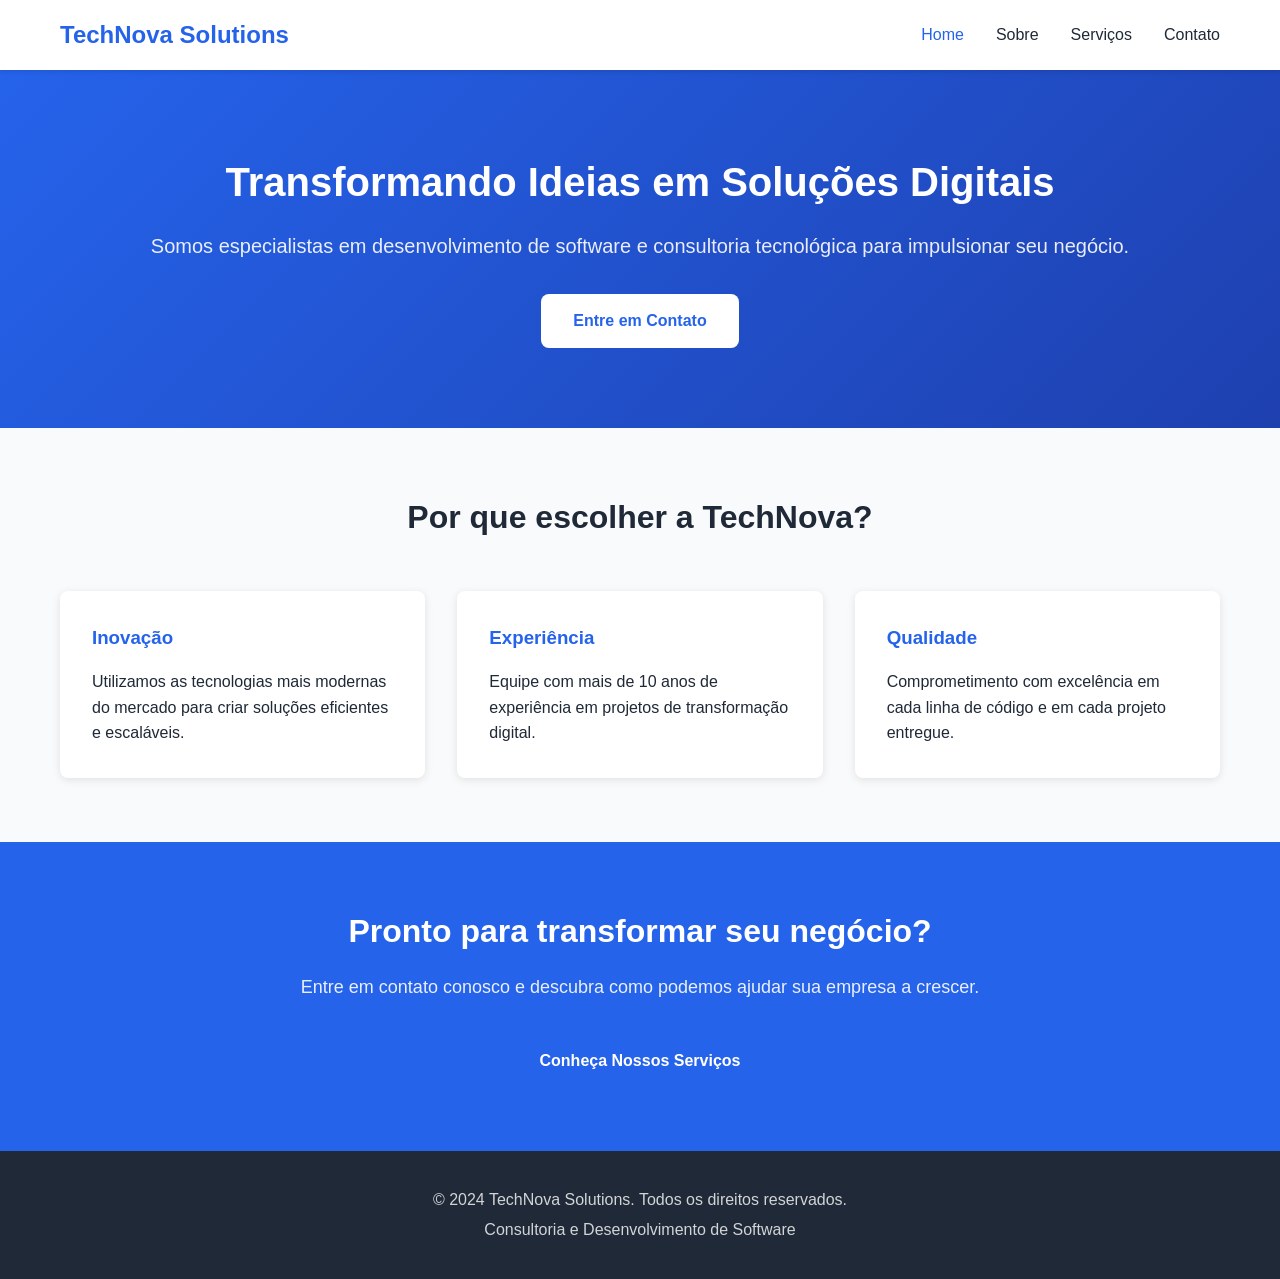
<file: website/index.html>
<!DOCTYPE html>
<html lang="pt-BR">
<head>
    <meta charset="UTF-8">
    <meta name="viewport" content="width=device-width, initial-scale=1.0">
    <meta name="description" content="TechNova Solutions - Consultoria e Desenvolvimento de Software">
    <title>TechNova Solutions - Home</title>
    <link rel="stylesheet" href="css/style.css">
</head>
<body>
    <header>
        <nav class="navbar">
            <div class="container">
                <div class="logo">
                    <h1>TechNova Solutions</h1>
                </div>
                <ul class="nav-menu">
                    <li><a href="index.html" class="active">Home</a></li>
                    <li><a href="sobre.html">Sobre</a></li>
                    <li><a href="servicos.html">Serviços</a></li>
                    <li><a href="contato.html">Contato</a></li>
                </ul>
            </div>
        </nav>
    </header>

    <main>
        <section class="hero">
            <div class="container">
                <h2>Transformando Ideias em Soluções Digitais</h2>
                <p>Somos especialistas em desenvolvimento de software e consultoria tecnológica para impulsionar seu negócio.</p>
                <a href="contato.html" class="btn-primary">Entre em Contato</a>
            </div>
        </section>

        <section class="features">
            <div class="container">
                <h2>Por que escolher a TechNova?</h2>
                <div class="features-grid">
                    <article class="feature-card">
                        <h3>Inovação</h3>
                        <p>Utilizamos as tecnologias mais modernas do mercado para criar soluções eficientes e escaláveis.</p>
                    </article>
                    <article class="feature-card">
                        <h3>Experiência</h3>
                        <p>Equipe com mais de 10 anos de experiência em projetos de transformação digital.</p>
                    </article>
                    <article class="feature-card">
                        <h3>Qualidade</h3>
                        <p>Comprometimento com excelência em cada linha de código e em cada projeto entregue.</p>
                    </article>
                </div>
            </div>
        </section>

        <section class="cta">
            <div class="container">
                <h2>Pronto para transformar seu negócio?</h2>
                <p>Entre em contato conosco e descubra como podemos ajudar sua empresa a crescer.</p>
                <a href="servicos.html" class="btn-secondary">Conheça Nossos Serviços</a>
            </div>
        </section>
    </main>

    <footer>
        <div class="container">
            <p>&copy; 2024 TechNova Solutions. Todos os direitos reservados.</p>
            <p>Consultoria e Desenvolvimento de Software</p>
        </div>
    </footer>
</body>
</html>
</file>
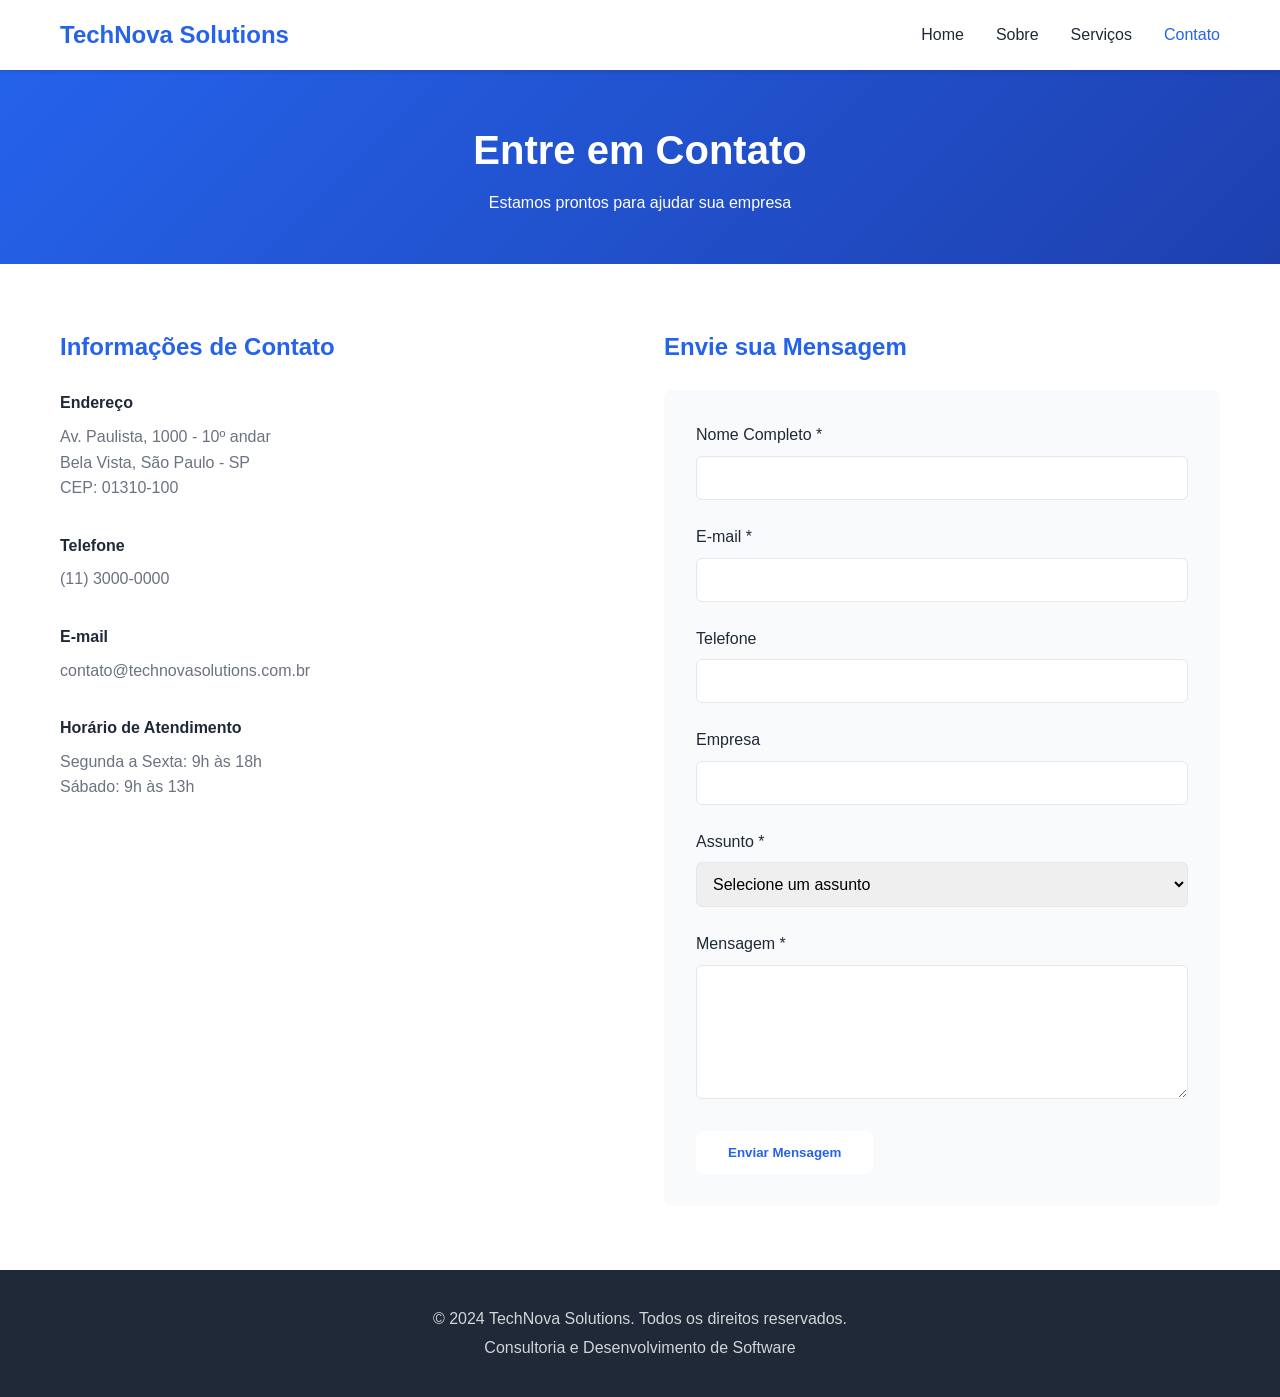
<file: website/contato.html>
<!DOCTYPE html>
<html lang="pt-BR">
<head>
    <meta charset="UTF-8">
    <meta name="viewport" content="width=device-width, initial-scale=1.0">
    <meta name="description" content="Entre em contato com a TechNova Solutions">
    <title>Contato - TechNova Solutions</title>
    <link rel="stylesheet" href="css/style.css">
</head>
<body>
    <header>
        <nav class="navbar">
            <div class="container">
                <div class="logo">
                    <h1>TechNova Solutions</h1>
                </div>
                <ul class="nav-menu">
                    <li><a href="index.html">Home</a></li>
                    <li><a href="sobre.html">Sobre</a></li>
                    <li><a href="servicos.html">Serviços</a></li>
                    <li><a href="contato.html" class="active">Contato</a></li>
                </ul>
            </div>
        </nav>
    </header>

    <main>
        <section class="page-header">
            <div class="container">
                <h2>Entre em Contato</h2>
                <p>Estamos prontos para ajudar sua empresa</p>
            </div>
        </section>

        <section class="contact-section">
            <div class="container">
                <div class="contact-grid">
                    <article class="contact-info">
                        <h3>Informações de Contato</h3>
                        <div class="info-item">
                            <h4>Endereço</h4>
                            <p>Av. Paulista, 1000 - 10º andar<br>
                            Bela Vista, São Paulo - SP<br>
                            CEP: 01310-100</p>
                        </div>
                        <div class="info-item">
                            <h4>Telefone</h4>
                            <p>(11) 3000-0000</p>
                        </div>
                        <div class="info-item">
                            <h4>E-mail</h4>
                            <p>contato@technovasolutions.com.br</p>
                        </div>
                        <div class="info-item">
                            <h4>Horário de Atendimento</h4>
                            <p>Segunda a Sexta: 9h às 18h<br>
                            Sábado: 9h às 13h</p>
                        </div>
                    </article>

                    <article class="contact-form-wrapper">
                        <h3>Envie sua Mensagem</h3>
                        <form class="contact-form" action="#" method="post">
                            <div class="form-group">
                                <label for="nome">Nome Completo *</label>
                                <input type="text" id="nome" name="nome" required>
                            </div>

                            <div class="form-group">
                                <label for="email">E-mail *</label>
                                <input type="email" id="email" name="email" required>
                            </div>

                            <div class="form-group">
                                <label for="telefone">Telefone</label>
                                <input type="tel" id="telefone" name="telefone">
                            </div>

                            <div class="form-group">
                                <label for="empresa">Empresa</label>
                                <input type="text" id="empresa" name="empresa">
                            </div>

                            <div class="form-group">
                                <label for="assunto">Assunto *</label>
                                <select id="assunto" name="assunto" required>
                                    <option value="">Selecione um assunto</option>
                                    <option value="orcamento">Solicitar Orçamento</option>
                                    <option value="consultoria">Consultoria</option>
                                    <option value="suporte">Suporte Técnico</option>
                                    <option value="parceria">Parceria</option>
                                    <option value="outros">Outros</option>
                                </select>
                            </div>

                            <div class="form-group">
                                <label for="mensagem">Mensagem *</label>
                                <textarea id="mensagem" name="mensagem" rows="6" required></textarea>
                            </div>

                            <button type="submit" class="btn-primary">Enviar Mensagem</button>
                        </form>
                    </article>
                </div>
            </div>
        </section>
    </main>

    <footer>
        <div class="container">
            <p>&copy; 2024 TechNova Solutions. Todos os direitos reservados.</p>
            <p>Consultoria e Desenvolvimento de Software</p>
        </div>
    </footer>
</body>
</html>
</file>
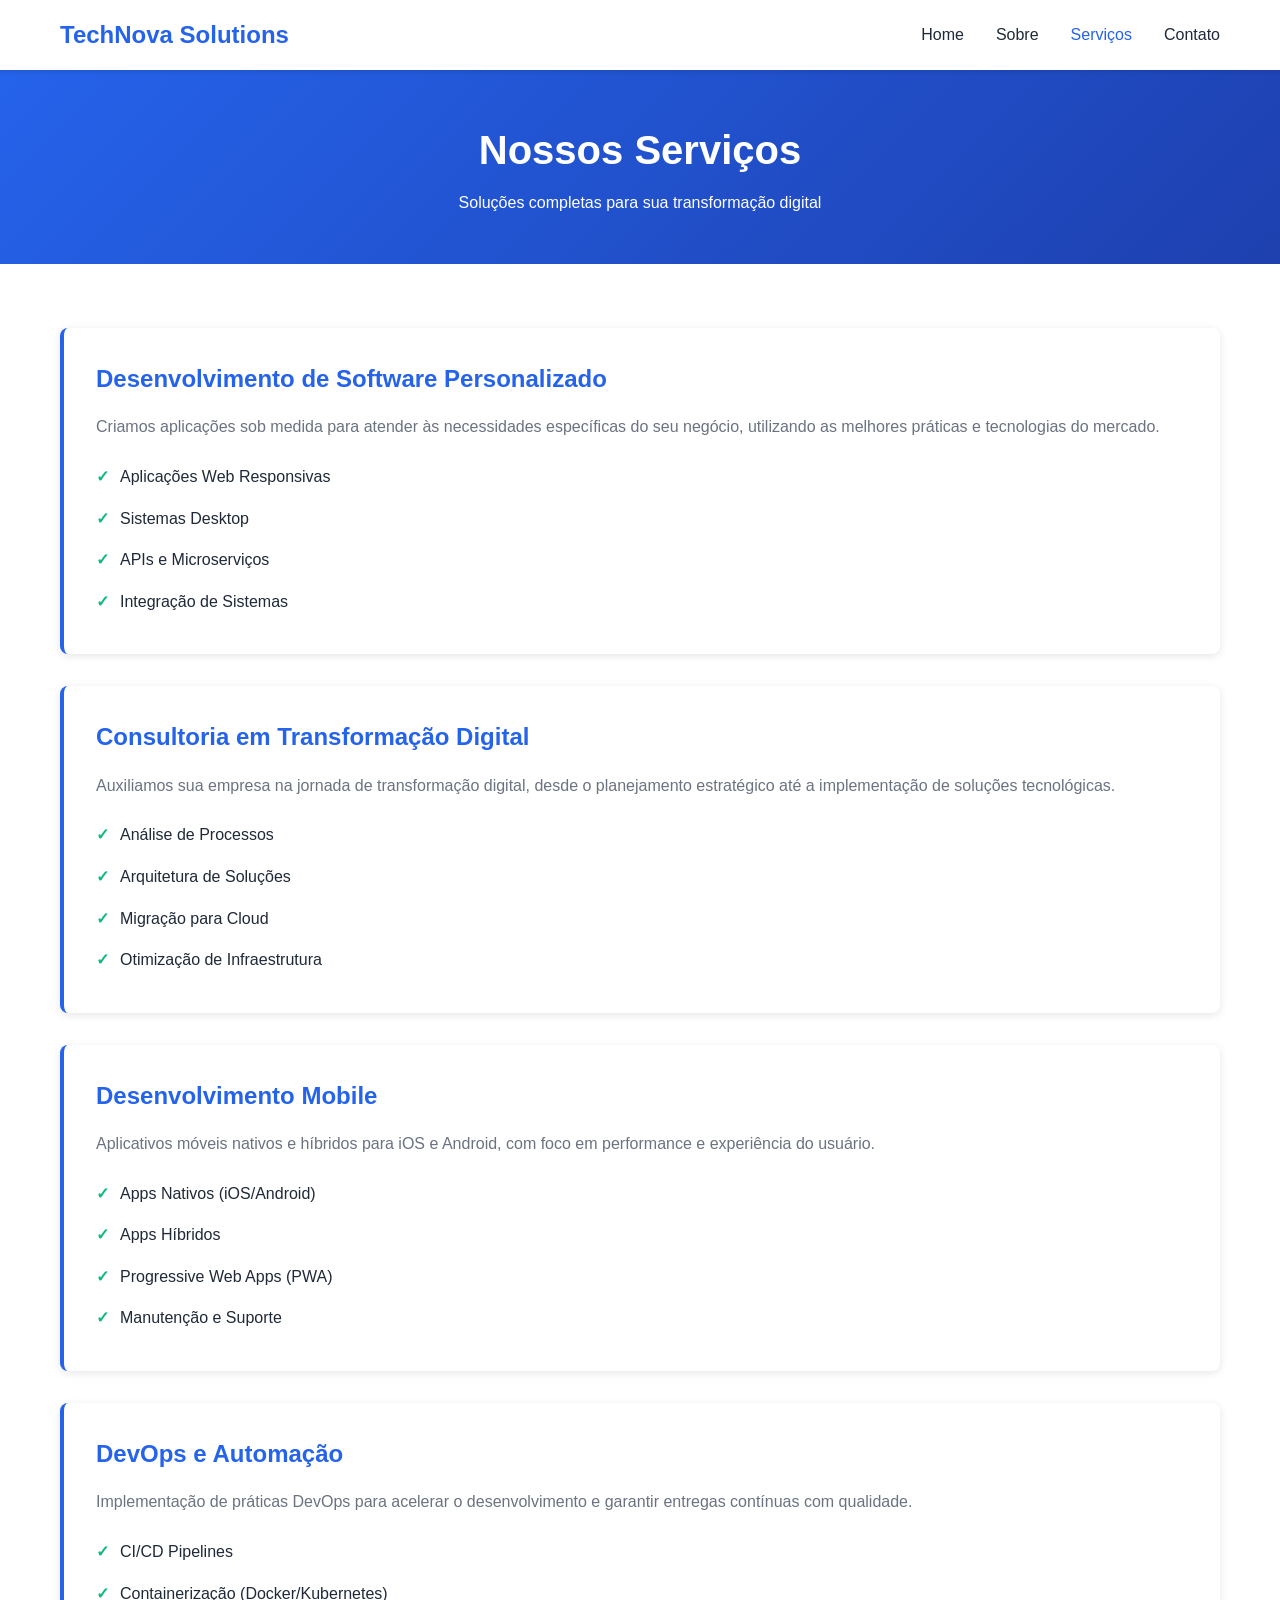
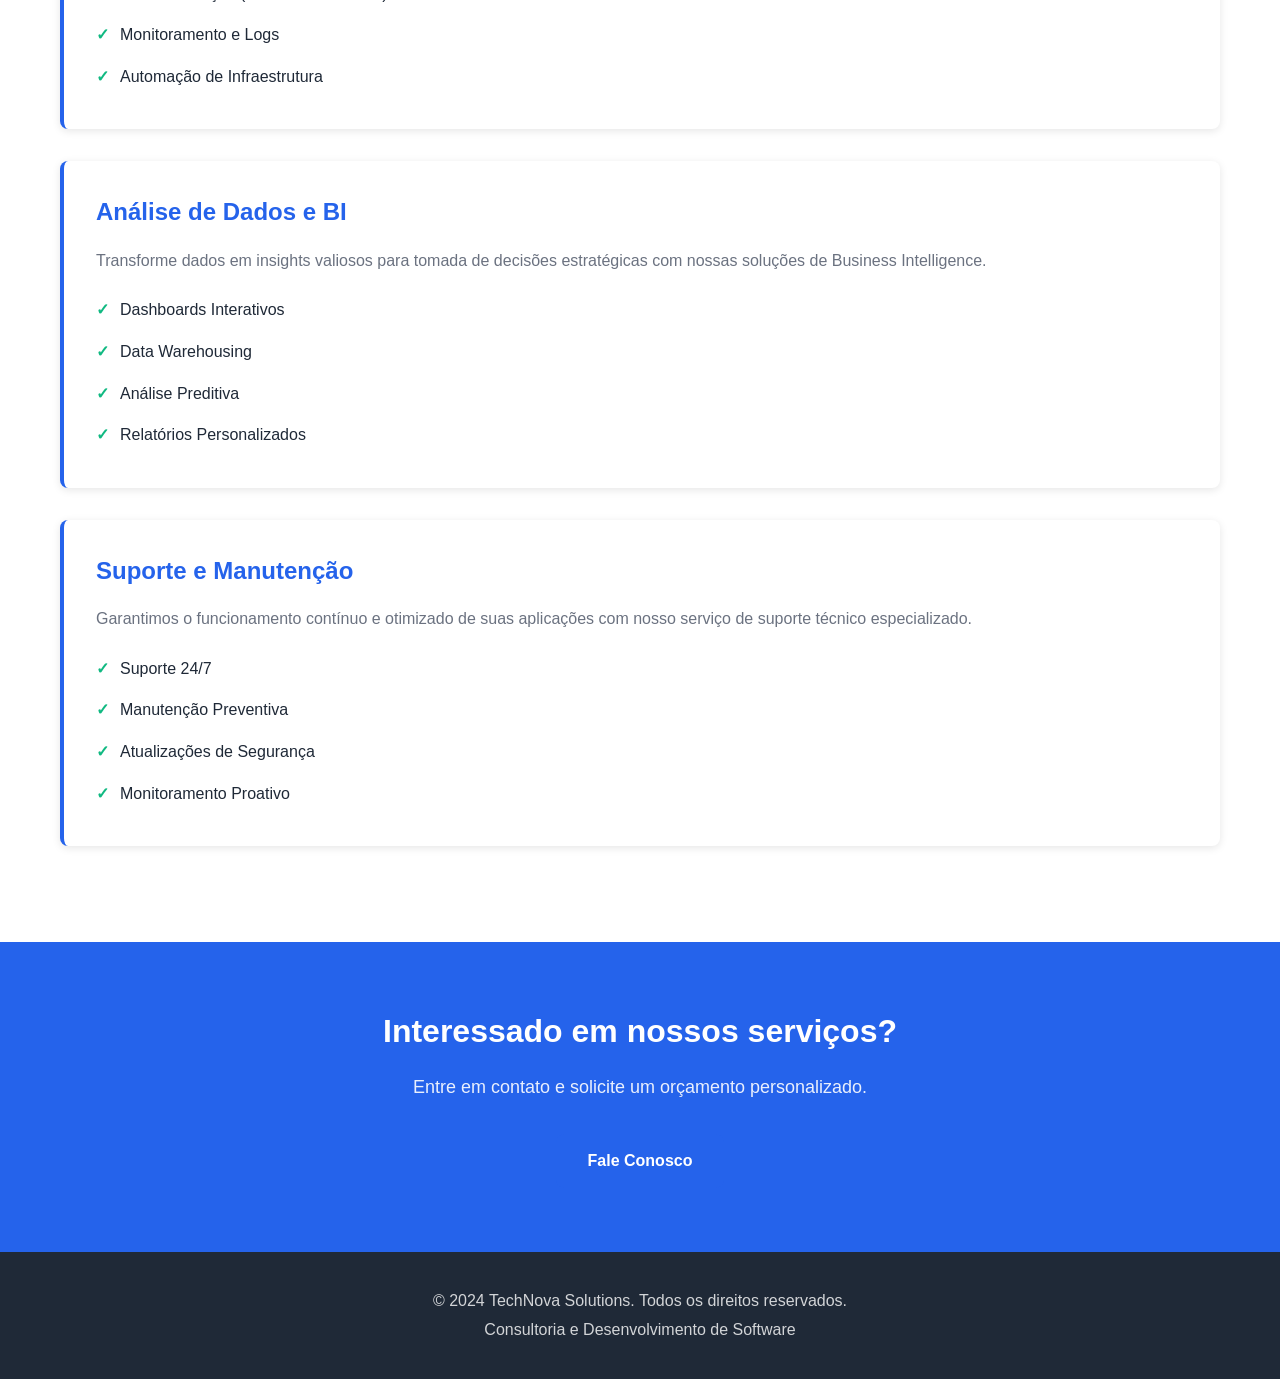
<file: website/servicos.html>
<!DOCTYPE html>
<html lang="pt-BR">
<head>
    <meta charset="UTF-8">
    <meta name="viewport" content="width=device-width, initial-scale=1.0">
    <meta name="description" content="Serviços oferecidos pela TechNova Solutions">
    <title>Serviços - TechNova Solutions</title>
    <link rel="stylesheet" href="css/style.css">
</head>
<body>
    <header>
        <nav class="navbar">
            <div class="container">
                <div class="logo">
                    <h1>TechNova Solutions</h1>
                </div>
                <ul class="nav-menu">
                    <li><a href="index.html">Home</a></li>
                    <li><a href="sobre.html">Sobre</a></li>
                    <li><a href="servicos.html" class="active">Serviços</a></li>
                    <li><a href="contato.html">Contato</a></li>
                </ul>
            </div>
        </nav>
    </header>

    <main>
        <section class="page-header">
            <div class="container">
                <h2>Nossos Serviços</h2>
                <p>Soluções completas para sua transformação digital</p>
            </div>
        </section>

        <section class="services-section">
            <div class="container">
                <article class="service-card">
                    <h3>Desenvolvimento de Software Personalizado</h3>
                    <p>Criamos aplicações sob medida para atender às necessidades específicas do seu negócio, utilizando as melhores práticas e tecnologias do mercado.</p>
                    <ul>
                        <li>Aplicações Web Responsivas</li>
                        <li>Sistemas Desktop</li>
                        <li>APIs e Microserviços</li>
                        <li>Integração de Sistemas</li>
                    </ul>
                </article>

                <article class="service-card">
                    <h3>Consultoria em Transformação Digital</h3>
                    <p>Auxiliamos sua empresa na jornada de transformação digital, desde o planejamento estratégico até a implementação de soluções tecnológicas.</p>
                    <ul>
                        <li>Análise de Processos</li>
                        <li>Arquitetura de Soluções</li>
                        <li>Migração para Cloud</li>
                        <li>Otimização de Infraestrutura</li>
                    </ul>
                </article>

                <article class="service-card">
                    <h3>Desenvolvimento Mobile</h3>
                    <p>Aplicativos móveis nativos e híbridos para iOS e Android, com foco em performance e experiência do usuário.</p>
                    <ul>
                        <li>Apps Nativos (iOS/Android)</li>
                        <li>Apps Híbridos</li>
                        <li>Progressive Web Apps (PWA)</li>
                        <li>Manutenção e Suporte</li>
                    </ul>
                </article>

                <article class="service-card">
                    <h3>DevOps e Automação</h3>
                    <p>Implementação de práticas DevOps para acelerar o desenvolvimento e garantir entregas contínuas com qualidade.</p>
                    <ul>
                        <li>CI/CD Pipelines</li>
                        <li>Containerização (Docker/Kubernetes)</li>
                        <li>Monitoramento e Logs</li>
                        <li>Automação de Infraestrutura</li>
                    </ul>
                </article>

                <article class="service-card">
                    <h3>Análise de Dados e BI</h3>
                    <p>Transforme dados em insights valiosos para tomada de decisões estratégicas com nossas soluções de Business Intelligence.</p>
                    <ul>
                        <li>Dashboards Interativos</li>
                        <li>Data Warehousing</li>
                        <li>Análise Preditiva</li>
                        <li>Relatórios Personalizados</li>
                    </ul>
                </article>

                <article class="service-card">
                    <h3>Suporte e Manutenção</h3>
                    <p>Garantimos o funcionamento contínuo e otimizado de suas aplicações com nosso serviço de suporte técnico especializado.</p>
                    <ul>
                        <li>Suporte 24/7</li>
                        <li>Manutenção Preventiva</li>
                        <li>Atualizações de Segurança</li>
                        <li>Monitoramento Proativo</li>
                    </ul>
                </article>
            </div>
        </section>

        <section class="cta">
            <div class="container">
                <h2>Interessado em nossos serviços?</h2>
                <p>Entre em contato e solicite um orçamento personalizado.</p>
                <a href="contato.html" class="btn-secondary">Fale Conosco</a>
            </div>
        </section>
    </main>

    <footer>
        <div class="container">
            <p>&copy; 2024 TechNova Solutions. Todos os direitos reservados.</p>
            <p>Consultoria e Desenvolvimento de Software</p>
        </div>
    </footer>
</body>
</html>
</file>
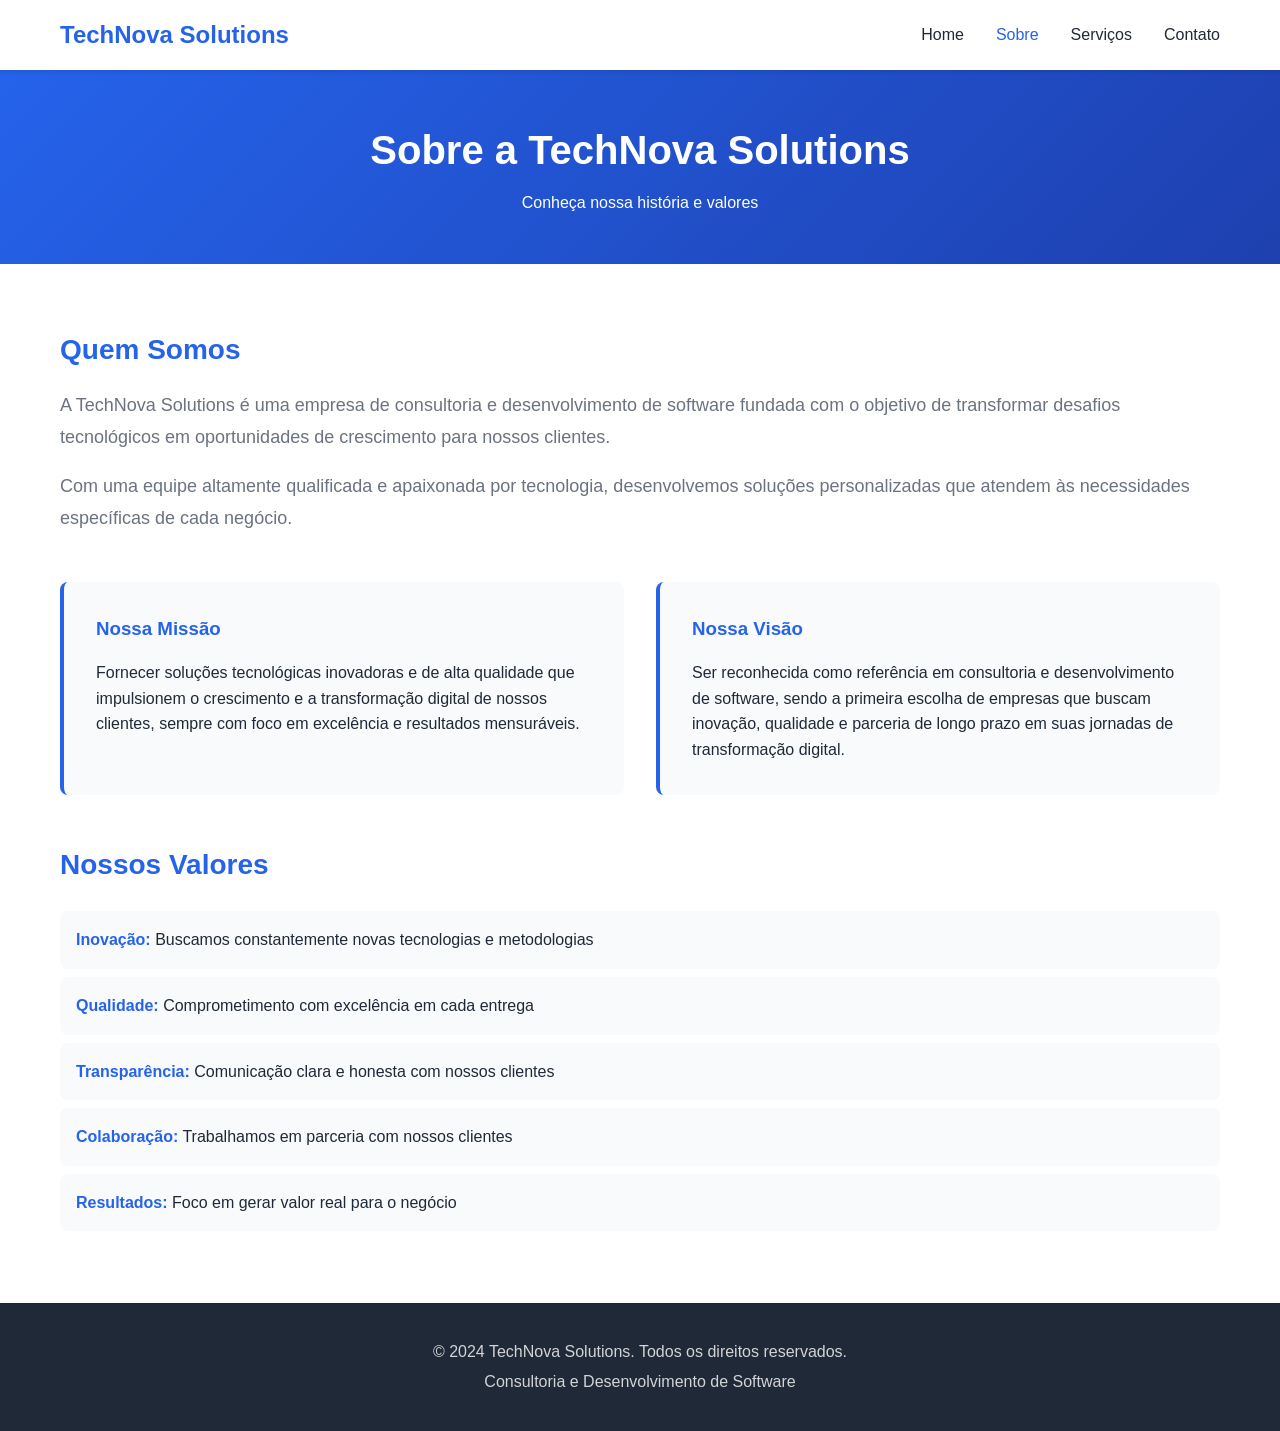
<file: website/sobre.html>
<!DOCTYPE html>
<html lang="pt-BR">
<head>
    <meta charset="UTF-8">
    <meta name="viewport" content="width=device-width, initial-scale=1.0">
    <meta name="description" content="Conheça a TechNova Solutions - Nossa história, missão e visão">
    <title>Sobre - TechNova Solutions</title>
    <link rel="stylesheet" href="css/style.css">
</head>
<body>
    <header>
        <nav class="navbar">
            <div class="container">
                <div class="logo">
                    <h1>TechNova Solutions</h1>
                </div>
                <ul class="nav-menu">
                    <li><a href="index.html">Home</a></li>
                    <li><a href="sobre.html" class="active">Sobre</a></li>
                    <li><a href="servicos.html">Serviços</a></li>
                    <li><a href="contato.html">Contato</a></li>
                </ul>
            </div>
        </nav>
    </header>

    <main>
        <section class="page-header">
            <div class="container">
                <h2>Sobre a TechNova Solutions</h2>
                <p>Conheça nossa história e valores</p>
            </div>
        </section>

        <section class="content-section">
            <div class="container">
                <article class="about-content">
                    <h3>Quem Somos</h3>
                    <p>A TechNova Solutions é uma empresa de consultoria e desenvolvimento de software fundada com o objetivo de transformar desafios tecnológicos em oportunidades de crescimento para nossos clientes.</p>
                    <p>Com uma equipe altamente qualificada e apaixonada por tecnologia, desenvolvemos soluções personalizadas que atendem às necessidades específicas de cada negócio.</p>
                </article>

                <article class="mission-vision">
                    <div class="mv-card">
                        <h3>Nossa Missão</h3>
                        <p>Fornecer soluções tecnológicas inovadoras e de alta qualidade que impulsionem o crescimento e a transformação digital de nossos clientes, sempre com foco em excelência e resultados mensuráveis.</p>
                    </div>
                    <div class="mv-card">
                        <h3>Nossa Visão</h3>
                        <p>Ser reconhecida como referência em consultoria e desenvolvimento de software, sendo a primeira escolha de empresas que buscam inovação, qualidade e parceria de longo prazo em suas jornadas de transformação digital.</p>
                    </div>
                </article>

                <article class="values">
                    <h3>Nossos Valores</h3>
                    <ul class="values-list">
                        <li><strong>Inovação:</strong> Buscamos constantemente novas tecnologias e metodologias</li>
                        <li><strong>Qualidade:</strong> Comprometimento com excelência em cada entrega</li>
                        <li><strong>Transparência:</strong> Comunicação clara e honesta com nossos clientes</li>
                        <li><strong>Colaboração:</strong> Trabalhamos em parceria com nossos clientes</li>
                        <li><strong>Resultados:</strong> Foco em gerar valor real para o negócio</li>
                    </ul>
                </article>
            </div>
        </section>
    </main>

    <footer>
        <div class="container">
            <p>&copy; 2024 TechNova Solutions. Todos os direitos reservados.</p>
            <p>Consultoria e Desenvolvimento de Software</p>
        </div>
    </footer>
</body>
</html>
</file>
<file: website/css/style.css>
* {
    margin: 0;
    padding: 0;
    box-sizing: border-box;
}

:root {
    --primary-color: #2563eb;
    --secondary-color: #1e40af;
    --accent-color: #3b82f6;
    --text-color: #1f2937;
    --text-light: #6b7280;
    --bg-light: #f9fafb;
    --bg-white: #ffffff;
    --border-color: #e5e7eb;
    --success-color: #10b981;
    --error-color: #ef4444;
}

body {
    font-family: -apple-system, BlinkMacSystemFont, 'Segoe UI', Roboto, 'Helvetica Neue', Arial, sans-serif;
    line-height: 1.6;
    color: var(--text-color);
    background-color: var(--bg-white);
}

.container {
    max-width: 1200px;
    margin: 0 auto;
    padding: 0 20px;
}

/* Header & Navigation */
header {
    background-color: var(--bg-white);
    box-shadow: 0 2px 4px rgba(0, 0, 0, 0.1);
    position: sticky;
    top: 0;
    z-index: 1000;
}

.navbar {
    padding: 1rem 0;
}

.navbar .container {
    display: flex;
    justify-content: space-between;
    align-items: center;
}

.logo h1 {
    font-size: 1.5rem;
    color: var(--primary-color);
}

.nav-menu {
    display: flex;
    list-style: none;
    gap: 2rem;
}

.nav-menu a {
    text-decoration: none;
    color: var(--text-color);
    font-weight: 500;
    transition: color 0.3s;
}

.nav-menu a:hover,
.nav-menu a.active {
    color: var(--primary-color);
}

/* Hero Section */
.hero {
    background: linear-gradient(135deg, var(--primary-color) 0%, var(--secondary-color) 100%);
    color: white;
    padding: 5rem 0;
    text-align: center;
}

.hero h2 {
    font-size: 2.5rem;
    margin-bottom: 1rem;
}

.hero p {
    font-size: 1.25rem;
    margin-bottom: 2rem;
    opacity: 0.9;
}

/* Buttons */
.btn-primary,
.btn-secondary {
    display: inline-block;
    padding: 0.875rem 2rem;
    border-radius: 0.5rem;
    text-decoration: none;
    font-weight: 600;
    transition: all 0.3s;
    border: none;
    cursor: pointer;
}

.btn-primary {
    background-color: var(--bg-white);
    color: var(--primary-color);
}

.btn-primary:hover {
    transform: translateY(-2px);
    box-shadow: 0 4px 12px rgba(0, 0, 0, 0.15);
}

.btn-secondary {
    background-color: var(--primary-color);
    color: white;
}

.btn-secondary:hover {
    background-color: var(--secondary-color);
    transform: translateY(-2px);
}

/* Features Section */
.features {
    padding: 4rem 0;
    background-color: var(--bg-light);
}

.features h2 {
    text-align: center;
    font-size: 2rem;
    margin-bottom: 3rem;
}

.features-grid {
    display: grid;
    grid-template-columns: repeat(auto-fit, minmax(280px, 1fr));
    gap: 2rem;
}

.feature-card {
    background-color: var(--bg-white);
    padding: 2rem;
    border-radius: 0.5rem;
    box-shadow: 0 2px 8px rgba(0, 0, 0, 0.1);
    transition: transform 0.3s;
}

.feature-card:hover {
    transform: translateY(-5px);
}

.feature-card h3 {
    color: var(--primary-color);
    margin-bottom: 1rem;
}

/* CTA Section */
.cta {
    background-color: var(--primary-color);
    color: white;
    padding: 4rem 0;
    text-align: center;
}

.cta h2 {
    font-size: 2rem;
    margin-bottom: 1rem;
}

.cta p {
    font-size: 1.125rem;
    margin-bottom: 2rem;
    opacity: 0.9;
}

/* Page Header */
.page-header {
    background: linear-gradient(135deg, var(--primary-color) 0%, var(--secondary-color) 100%);
    color: white;
    padding: 3rem 0;
    text-align: center;
}

.page-header h2 {
    font-size: 2.5rem;
    margin-bottom: 0.5rem;
}

/* Content Section */
.content-section {
    padding: 4rem 0;
}

.about-content {
    margin-bottom: 3rem;
}

.about-content h3 {
    color: var(--primary-color);
    font-size: 1.75rem;
    margin-bottom: 1rem;
}

.about-content p {
    font-size: 1.125rem;
    line-height: 1.8;
    margin-bottom: 1rem;
    color: var(--text-light);
}

/* Mission & Vision */
.mission-vision {
    display: grid;
    grid-template-columns: repeat(auto-fit, minmax(300px, 1fr));
    gap: 2rem;
    margin-bottom: 3rem;
}

.mv-card {
    background-color: var(--bg-light);
    padding: 2rem;
    border-radius: 0.5rem;
    border-left: 4px solid var(--primary-color);
}

.mv-card h3 {
    color: var(--primary-color);
    margin-bottom: 1rem;
}

/* Values */
.values {
    margin-top: 3rem;
}

.values h3 {
    color: var(--primary-color);
    font-size: 1.75rem;
    margin-bottom: 1.5rem;
}

.values-list {
    list-style: none;
}

.values-list li {
    padding: 1rem;
    margin-bottom: 0.5rem;
    background-color: var(--bg-light);
    border-radius: 0.5rem;
}

.values-list strong {
    color: var(--primary-color);
}

/* Services Section */
.services-section {
    padding: 4rem 0;
}

.service-card {
    background-color: var(--bg-white);
    padding: 2rem;
    margin-bottom: 2rem;
    border-radius: 0.5rem;
    box-shadow: 0 2px 8px rgba(0, 0, 0, 0.1);
    border-left: 4px solid var(--primary-color);
}

.service-card h3 {
    color: var(--primary-color);
    font-size: 1.5rem;
    margin-bottom: 1rem;
}

.service-card p {
    color: var(--text-light);
    margin-bottom: 1rem;
}

.service-card ul {
    list-style: none;
    padding-left: 0;
}

.service-card ul li {
    padding: 0.5rem 0;
    padding-left: 1.5rem;
    position: relative;
}

.service-card ul li::before {
    content: "✓";
    position: absolute;
    left: 0;
    color: var(--success-color);
    font-weight: bold;
}

/* Contact Section */
.contact-section {
    padding: 4rem 0;
}

.contact-grid {
    display: grid;
    grid-template-columns: repeat(auto-fit, minmax(300px, 1fr));
    gap: 3rem;
}

.contact-info h3,
.contact-form-wrapper h3 {
    color: var(--primary-color);
    font-size: 1.5rem;
    margin-bottom: 1.5rem;
}

.info-item {
    margin-bottom: 2rem;
}

.info-item h4 {
    color: var(--text-color);
    margin-bottom: 0.5rem;
}

.info-item p {
    color: var(--text-light);
}

/* Contact Form */
.contact-form {
    background-color: var(--bg-light);
    padding: 2rem;
    border-radius: 0.5rem;
}

.form-group {
    margin-bottom: 1.5rem;
}

.form-group label {
    display: block;
    margin-bottom: 0.5rem;
    font-weight: 500;
    color: var(--text-color);
}

.form-group input,
.form-group select,
.form-group textarea {
    width: 100%;
    padding: 0.75rem;
    border: 1px solid var(--border-color);
    border-radius: 0.375rem;
    font-size: 1rem;
    font-family: inherit;
    transition: border-color 0.3s;
}

.form-group input:focus,
.form-group select:focus,
.form-group textarea:focus {
    outline: none;
    border-color: var(--primary-color);
}

.form-group textarea {
    resize: vertical;
}

/* Error Page */
.error-page {
    padding: 6rem 0;
    text-align: center;
}

.error-content {
    max-width: 600px;
    margin: 0 auto;
}

.error-code {
    font-size: 8rem;
    font-weight: bold;
    color: var(--primary-color);
    line-height: 1;
    margin-bottom: 1rem;
}

.error-page h2 {
    font-size: 2rem;
    margin-bottom: 1rem;
}

.error-page p {
    font-size: 1.125rem;
    color: var(--text-light);
    margin-bottom: 2rem;
}

.error-actions {
    display: flex;
    gap: 1rem;
    justify-content: center;
    flex-wrap: wrap;
}

/* Footer */
footer {
    background-color: var(--text-color);
    color: white;
    padding: 2rem 0;
    text-align: center;
}

footer p {
    margin: 0.25rem 0;
    opacity: 0.8;
}

/* Responsive Design */
@media (max-width: 768px) {
    .navbar .container {
        flex-direction: column;
        gap: 1rem;
    }

    .nav-menu {
        flex-direction: column;
        gap: 1rem;
        text-align: center;
    }

    .hero h2 {
        font-size: 2rem;
    }

    .hero p {
        font-size: 1rem;
    }

    .page-header h2 {
        font-size: 2rem;
    }

    .error-code {
        font-size: 5rem;
    }

    .contact-grid {
        grid-template-columns: 1fr;
    }

    .error-actions {
        flex-direction: column;
        align-items: center;
    }

    .error-actions a {
        width: 100%;
        max-width: 300px;
    }
}

@media (max-width: 480px) {
    .container {
        padding: 0 15px;
    }

    .hero {
        padding: 3rem 0;
    }

    .features,
    .content-section,
    .services-section,
    .contact-section {
        padding: 2rem 0;
    }

    .btn-primary,
    .btn-secondary {
        padding: 0.75rem 1.5rem;
        font-size: 0.9rem;
    }
}
</file>
